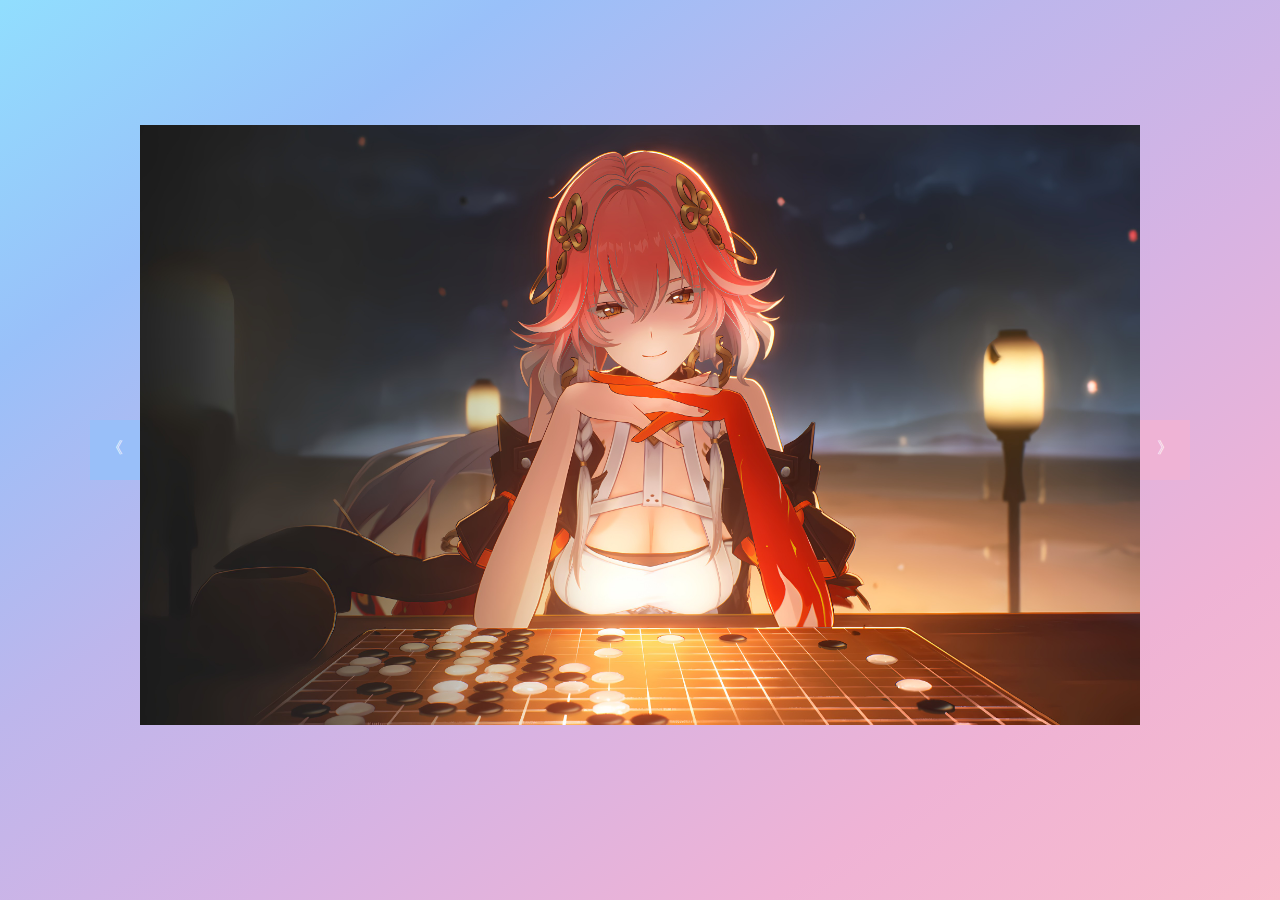
<file: carousel/index.html>
<!--没有做响应式设计，实现了轮播功能，点击序号切换功能，悬停在图片上时，停止轮播-->
<!DOCTYPE html>
<html lang="zh">

<head>
    <meta charset="UTF-8">
    <meta name="viewport" content="width=device-width, initial-scale=1.0">
    <title>美观的轮播图</title>
    <link href="styles.css" rel="stylesheet">

</head>

<body>
    <div class="prev">《</div>
    <div class="container">
        <ul class="imglist">
            <li><img src="image1.jpg" alt="长离"></li>
            <li><img src="image2.jpg" alt="今汐"></li>
            <li><img src="image3.jpg" alt="守岸人"></li>
            <li><img src="image4.jpg" alt="折纸"></li>
            <li><img src="image1.jpg" alt="长离"></li>
        </ul>
        <ul id="icolist">
            <li>1</li>
            <li>2</li>
            <li>3</li>
            <li>4</li>
        </ul>


    </div>

    <div class="next">》</div>

    <script src="style.js"> </script>
</body>
</file>
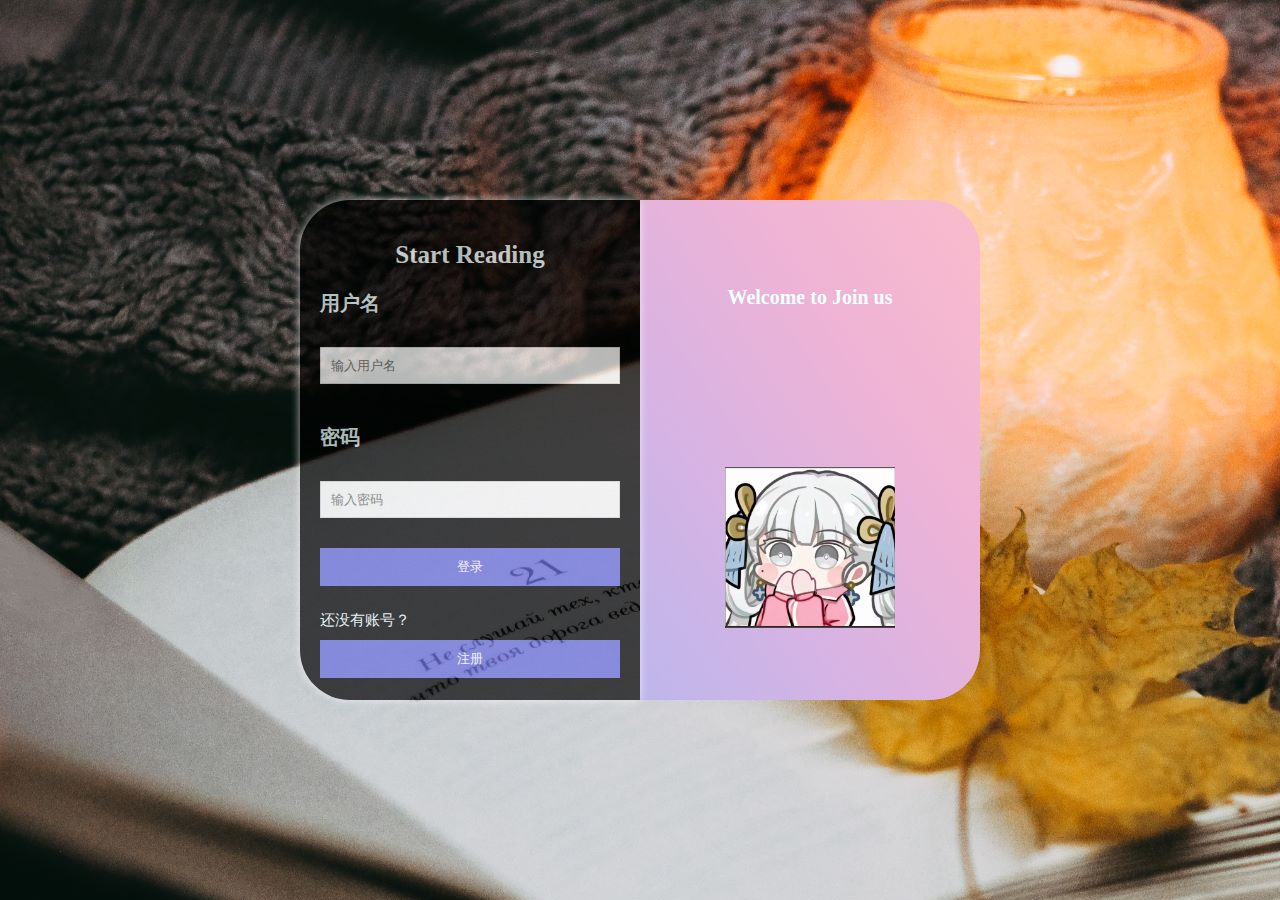
<file: third-work/index.html>
<!DOCTYPE html>
<html lang="en-US">

<head>
    <meta charset="UTF-8">
    <meta name="viewport" content="width=device-width, initial-scale=1.0">
    <title>盒子布局示例</title>
    <link href="style2.css" rel="stylesheet">
</head>

<body>
    <div class="big-box">
        <div class="small-box">
            <h2>Start Reading </h2>
            <form id="loginForm">
                <label for="loginUsername">
                    <p class="bold">用户名</p>
                </label>
                <input type="text" placeholder="输入用户名" id="loginUsername" required>

                <label for="loginPassword">
                    <p class="bold">密码</p>
                </label>
                <input type="password" placeholder="输入密码" id="loginPassword" required>

                <button type="submit">登录</button>
                <p class="low">还没有账号？ <button type="button" id="left">注册</button></a></p>
            </form>
        </div>

        <div class="small-box">
            <h2>Let's Start</h2>
            <form id="registerForm">
                <label for="regUsername">
                    <p class="bold">用户名</p>
                </label>
                <input type="text" placeholder="输入用户名" id="regUsername" required>

                <label for="regPassword">
                    <p class="bold">密码</p>
                </label>
                <input type="password" placeholder="输入密码" id="regPassword" required>

                <button type="submit">注册</button>
                <p class="low">已有账号？ <button type="button" id="right">登录</button></p>
            </form>
        </div>

        <div class="small-box">
            <h1>Looking Forward for You</h1>
            <img src="left.jpg">
        </div>

        <div class="small-box">
            <h1>Welcome to Join us</h1>
            <img src="right.jpg">
        </div>
        <div id="message"></div>

    </div>
    <script src="style.js"></script>

</html>
</file>
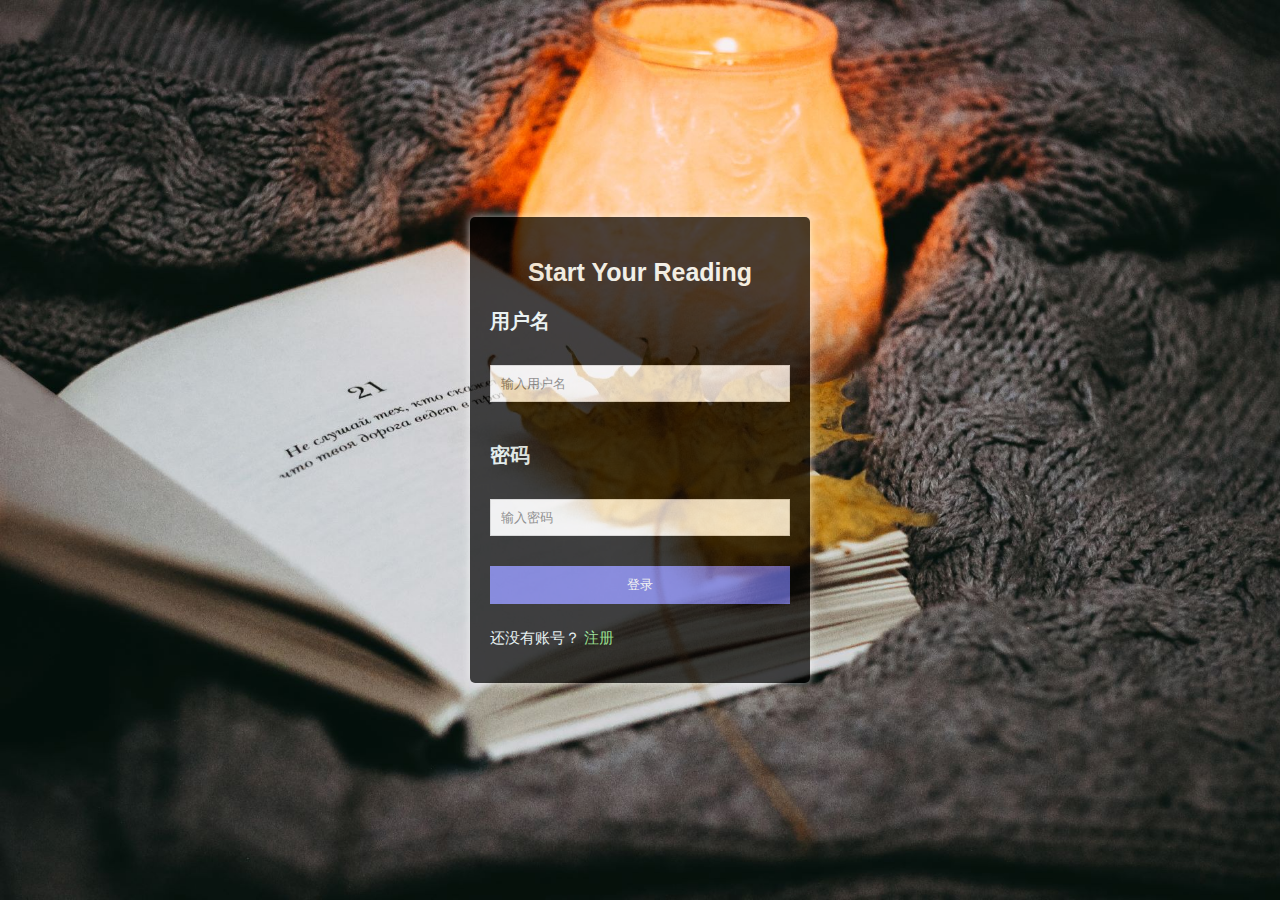
<file: first-work/log-in.html>
<!DOCTYPE html>
<html lang="zh">
<head>
    <meta charset="UTF-8">
    <meta name="viewport" content="width=device-width, initial-scale=1.0">
    <title>登录</title>
    <link href="style.css" rel="stylesheet">
</head>
<body class="background-image">
    <div class="container">
        <h2>Start Your Reading </h2>
        <form action="/submit-login" method="post">
            <label for="username"><p class="bold">用户名</p></label>
            <input type="text" placeholder="输入用户名" name="username" required>

            <label for="password"><p class="bold">密码</p></label>
            <input type="password" placeholder="输入密码" name="password" required>

            <button type="submit">登录</button>
            <p class="low">还没有账号？ <a href="register.html">注册</a></p>
        </form>
    </div>
</body>
</html>
</file>
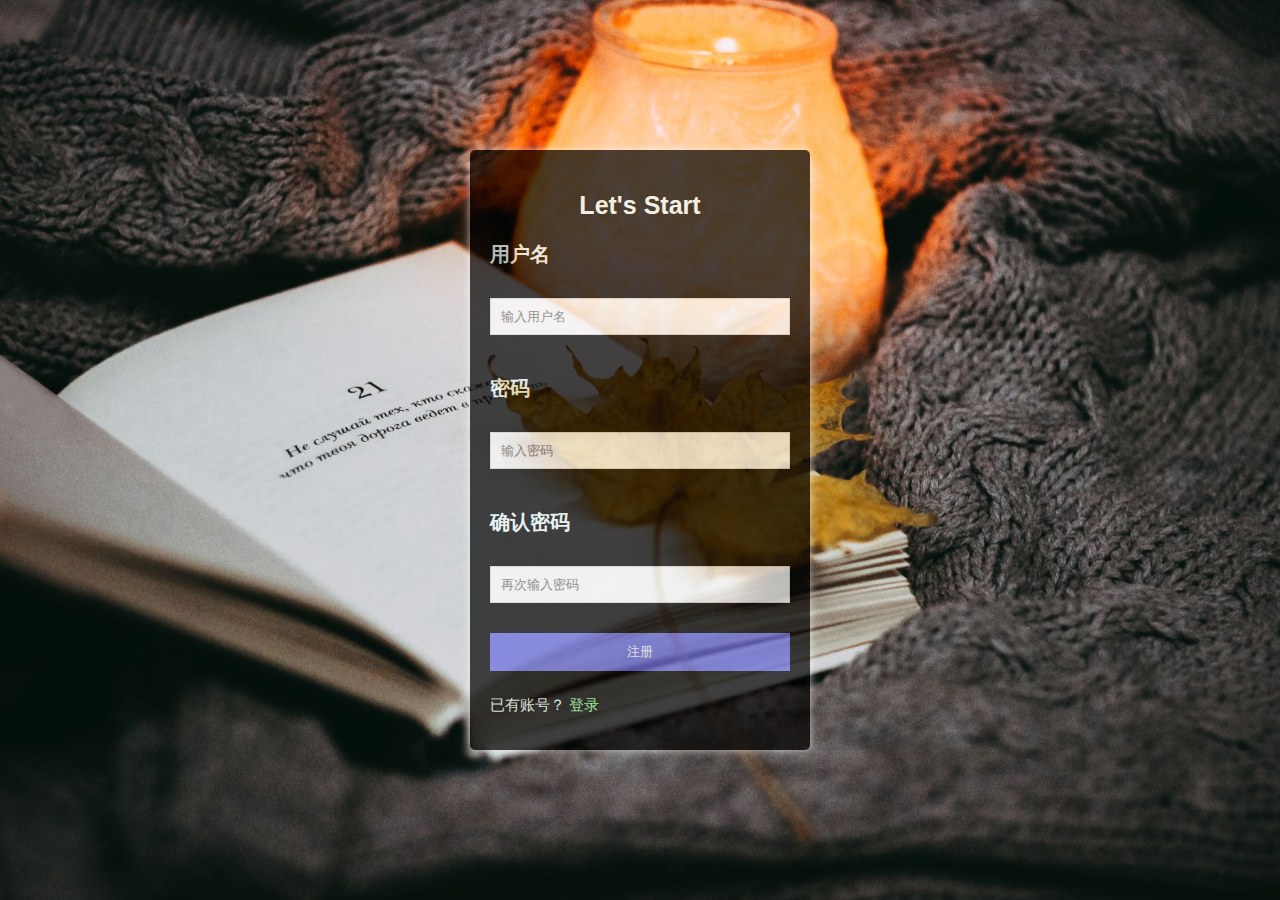
<file: first-work/register.html>
<!DOCTYPE html>
<html lang="zh">
<head>
    <meta charset="UTF-8">
    <meta name="viewport" content="width=device-width, initial-scale=1.0">
    <title>注册</title>
    <link href="style.css"  rel="stylesheet">
</head>
<body class="background-image">
    <div class="container">
        <h2>Let's Start</h2>
        <form action="/submit-register" method="post">
            <label for="username"><p class="bold">用户名</p></label>
            <input type="text" placeholder="输入用户名" name="username" required>

            <label for="password"><p class="bold">密码</p></label>
            <input type="password" placeholder="输入密码" name="password" required>

            <label for="confirm_password"><p class="bold">确认密码</p></label>
            <input type="password" placeholder="再次输入密码" name="confirm_password" required>

            <button type="submit">注册</button>
            <p class="low">已有账号？ <a href="log-in.html">登录</a></p>
        </form>
    </div>
</body>
</html>
</file>
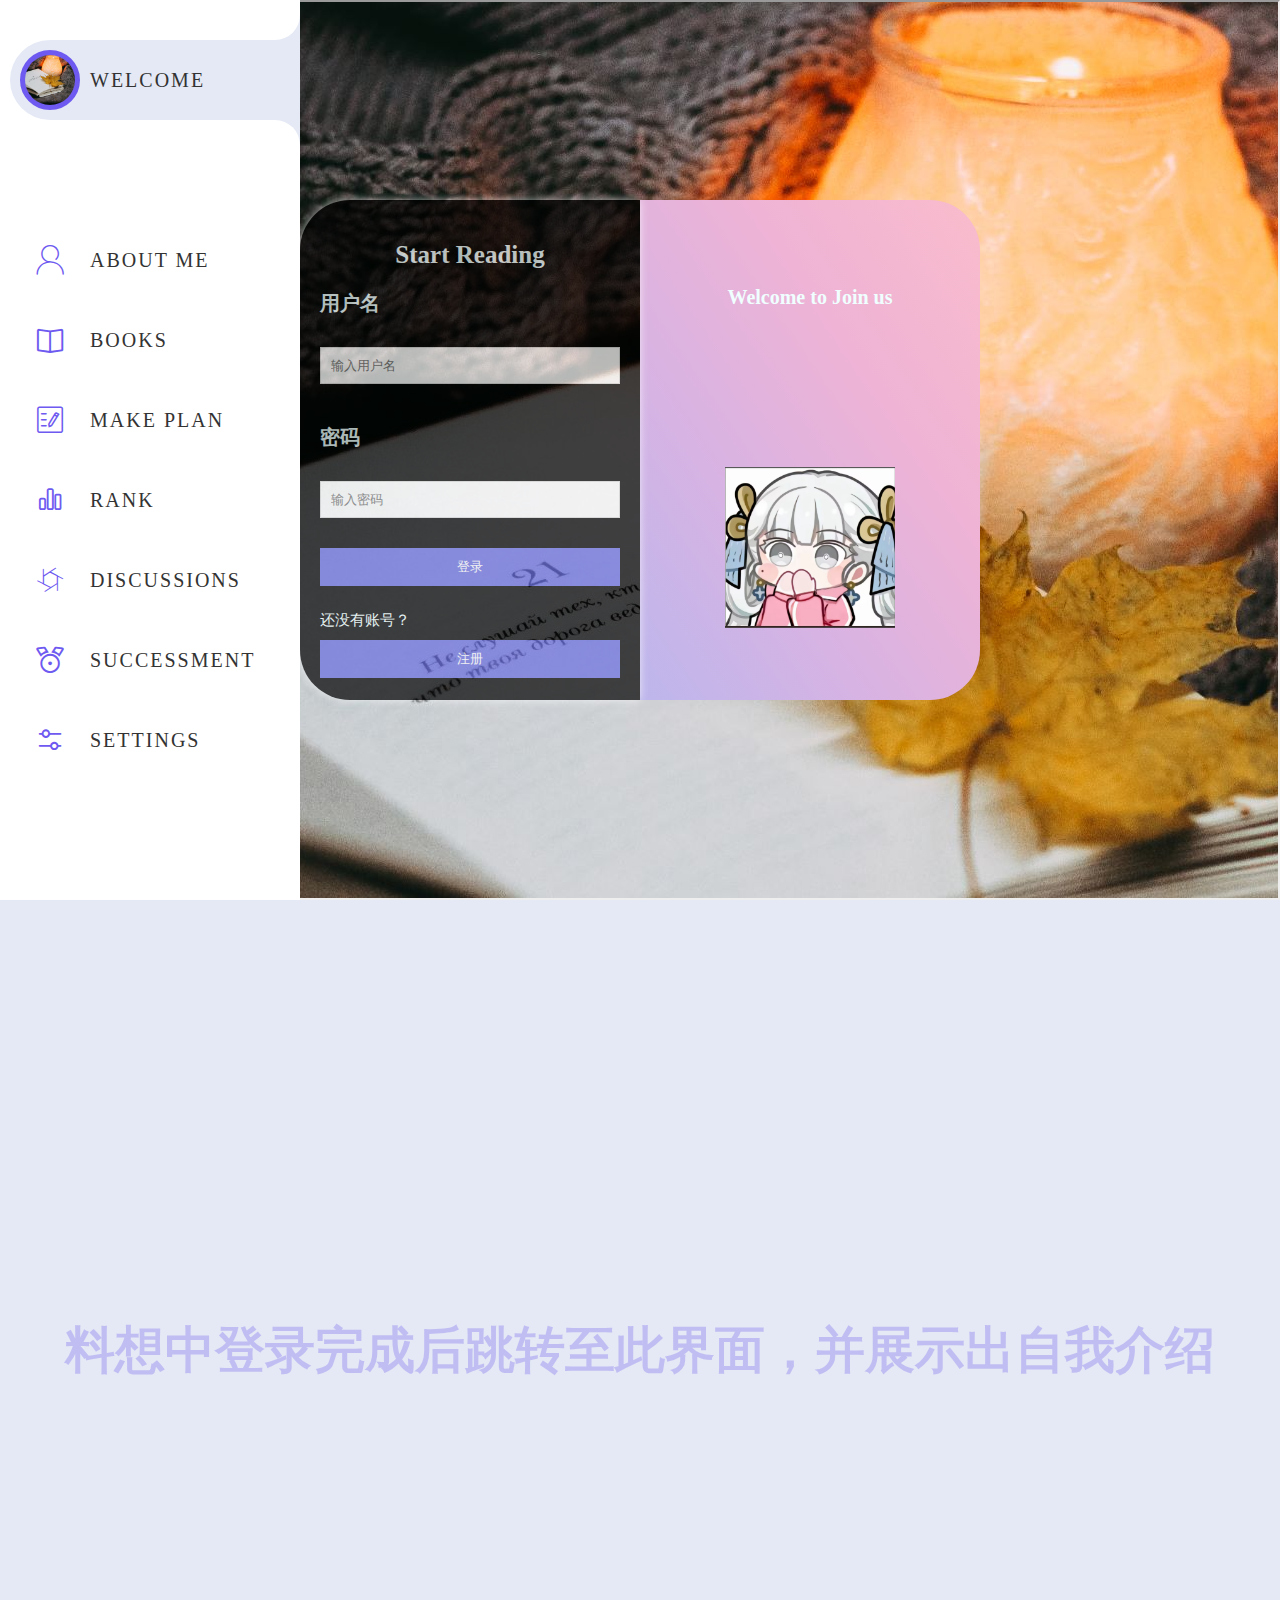
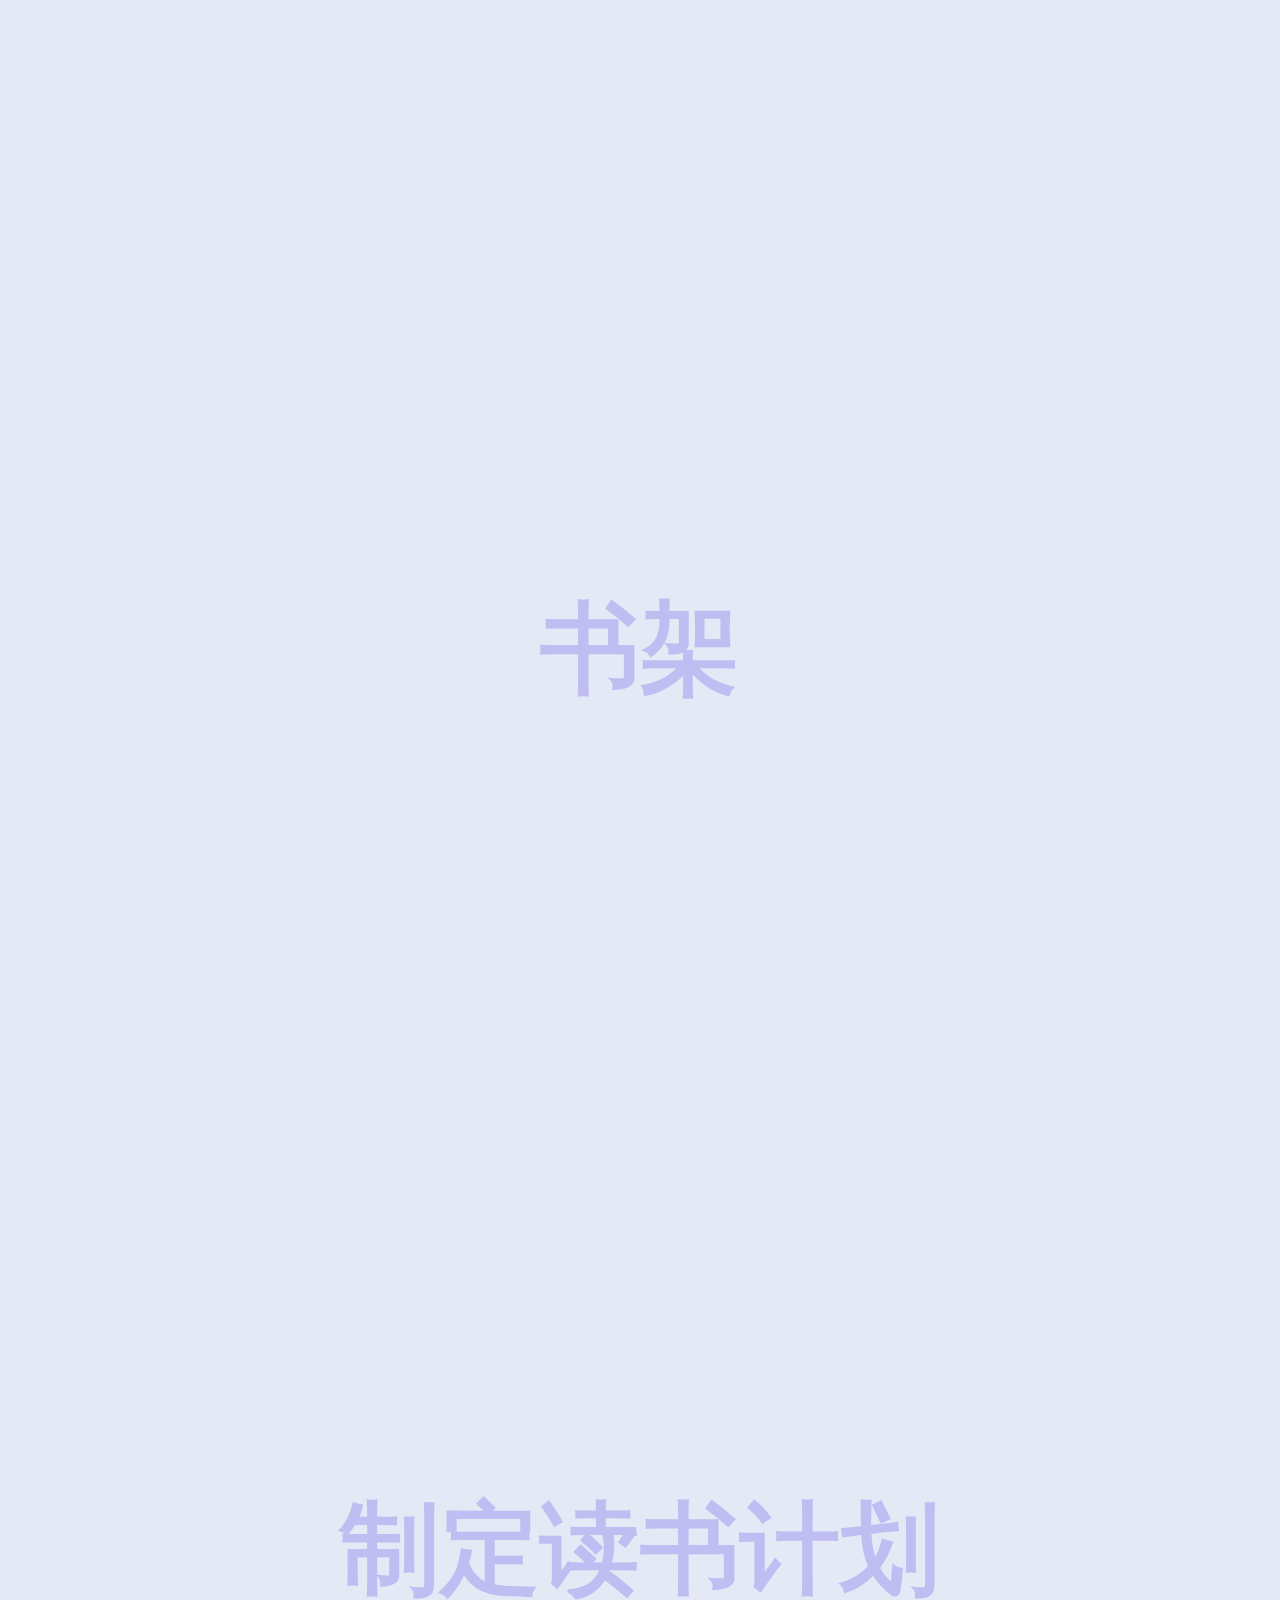
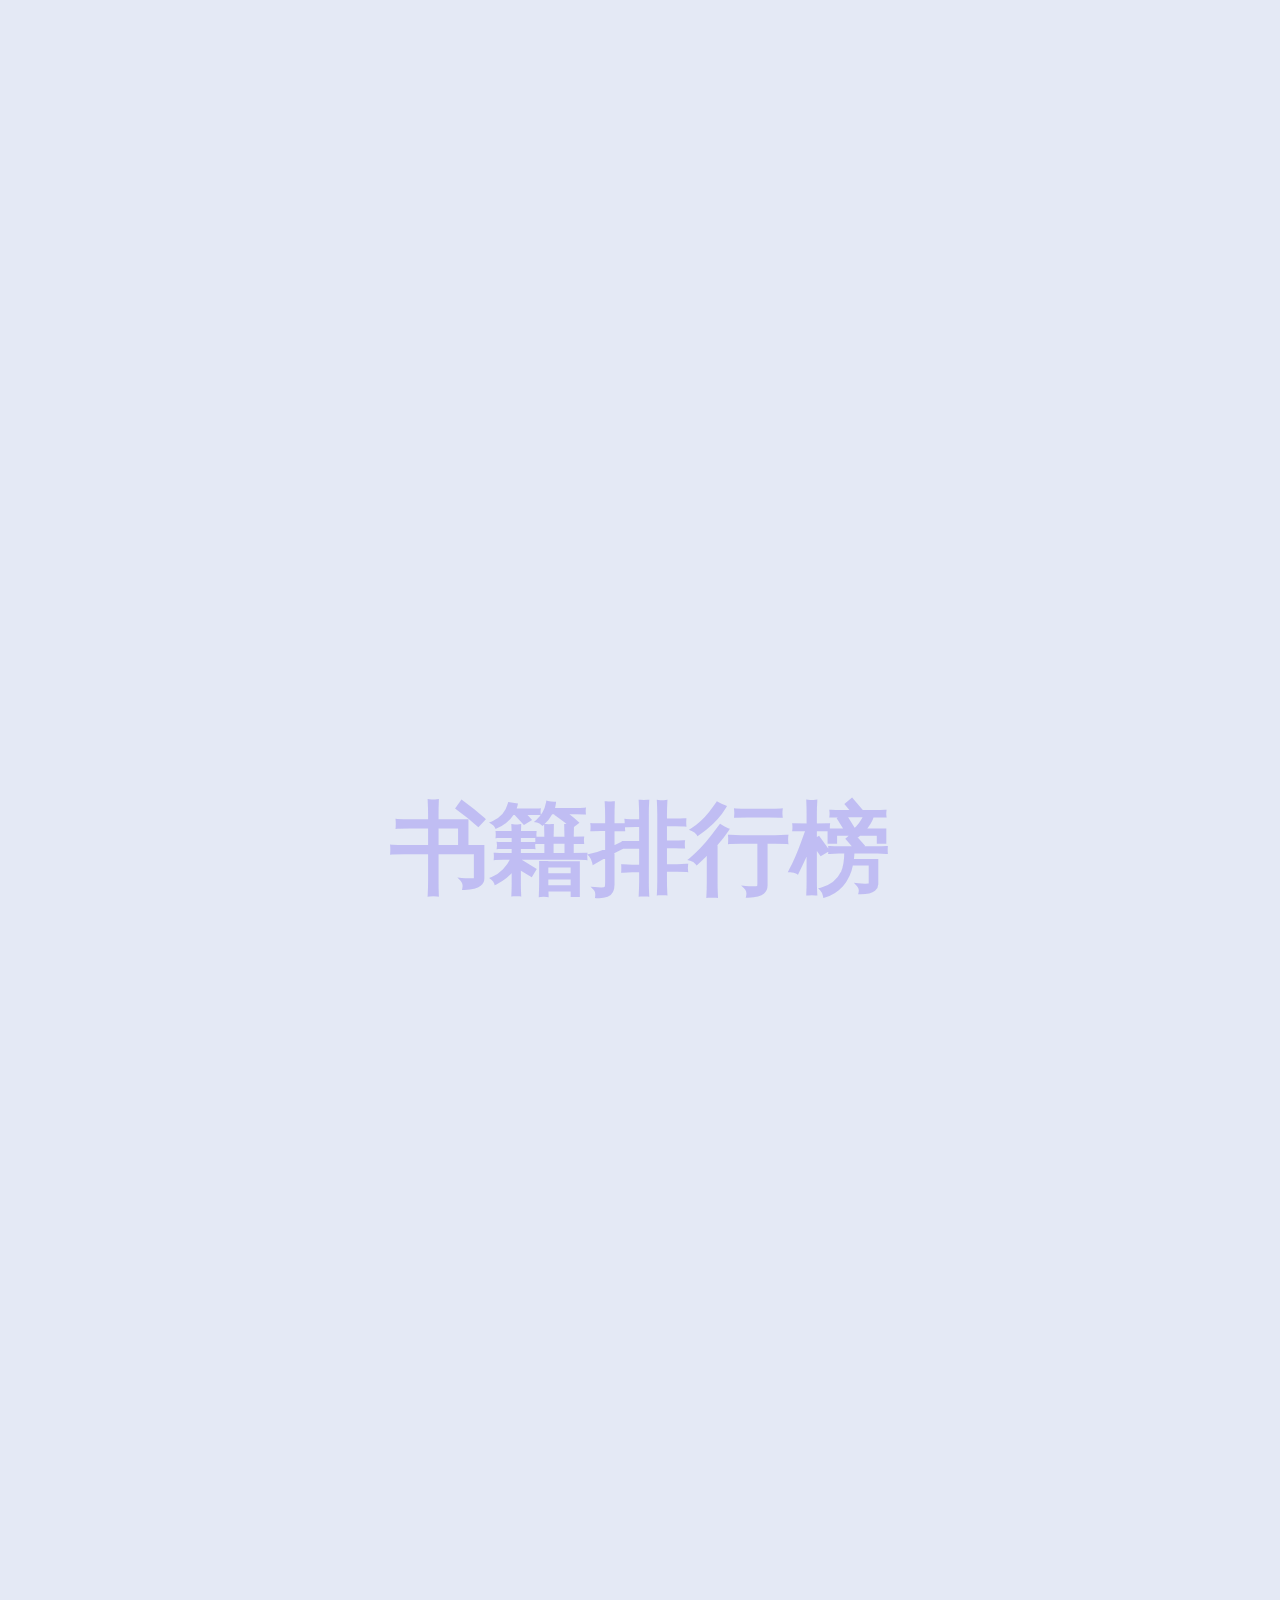
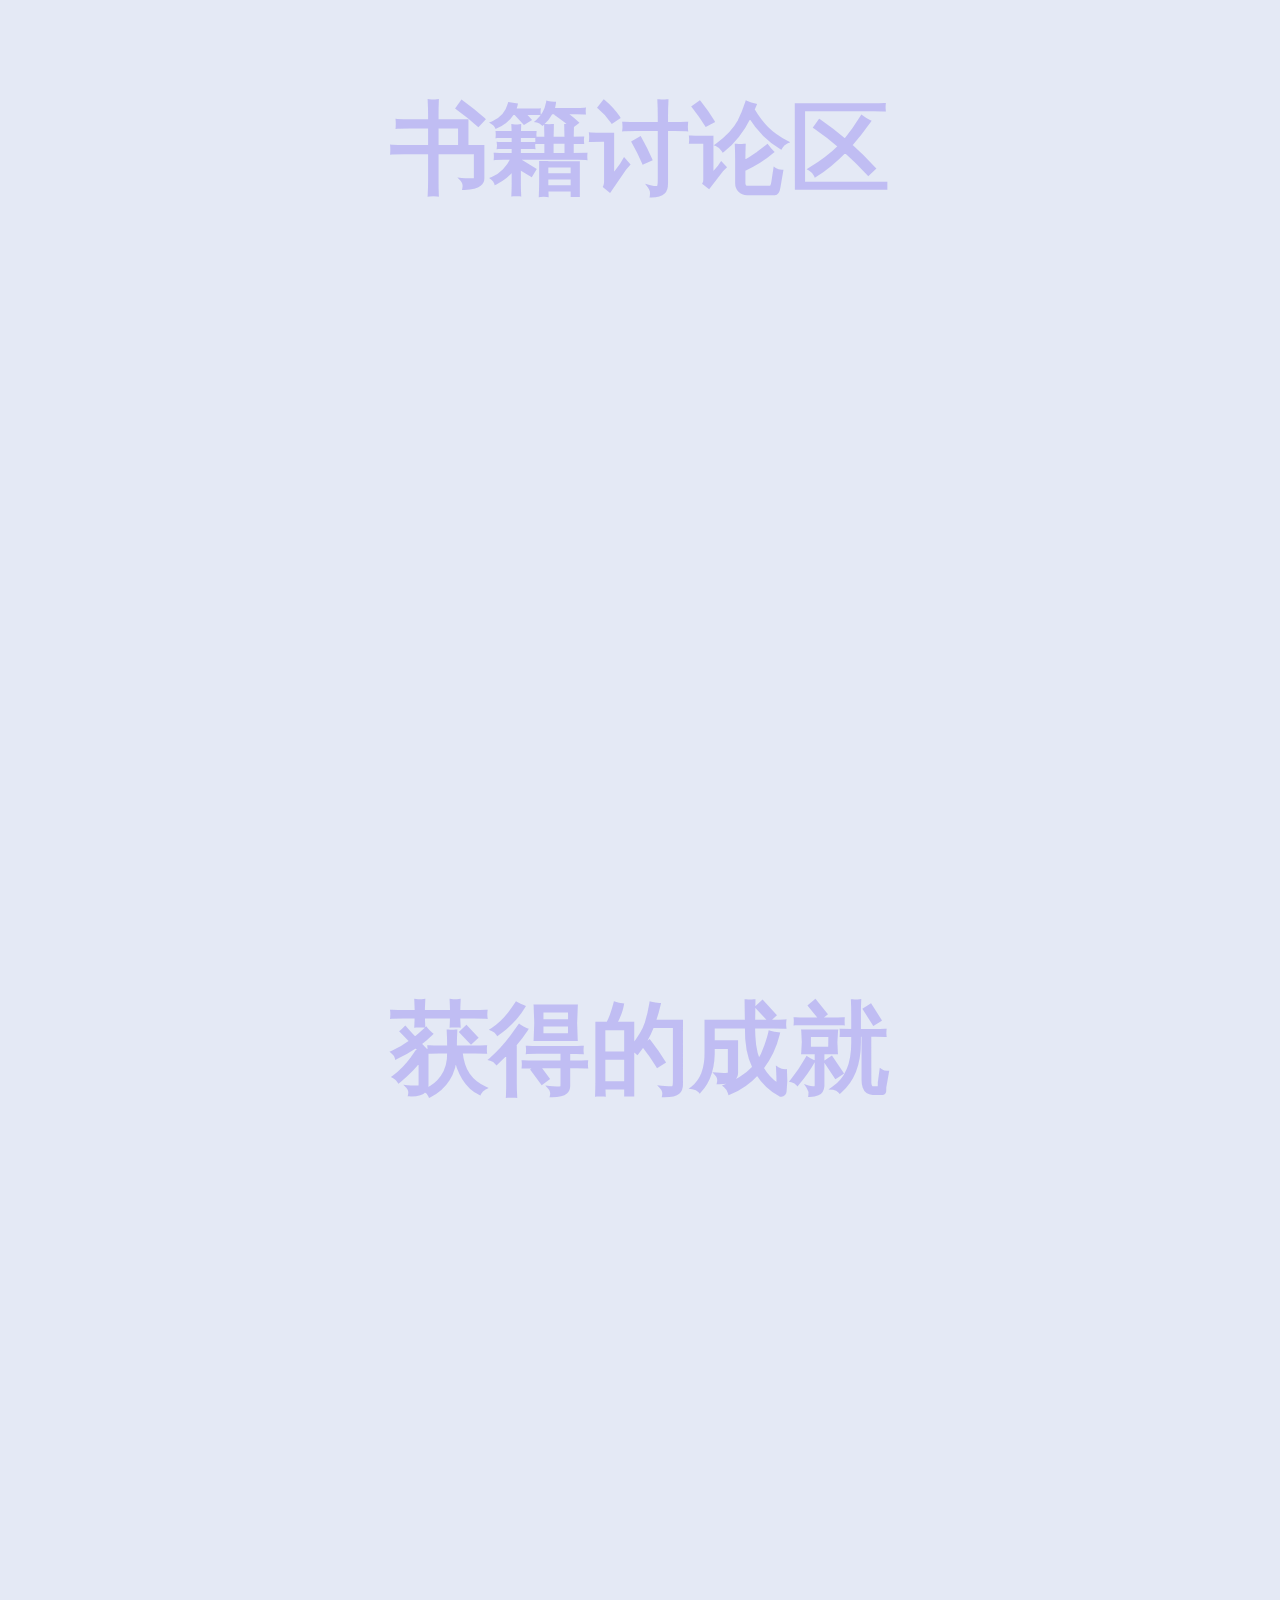
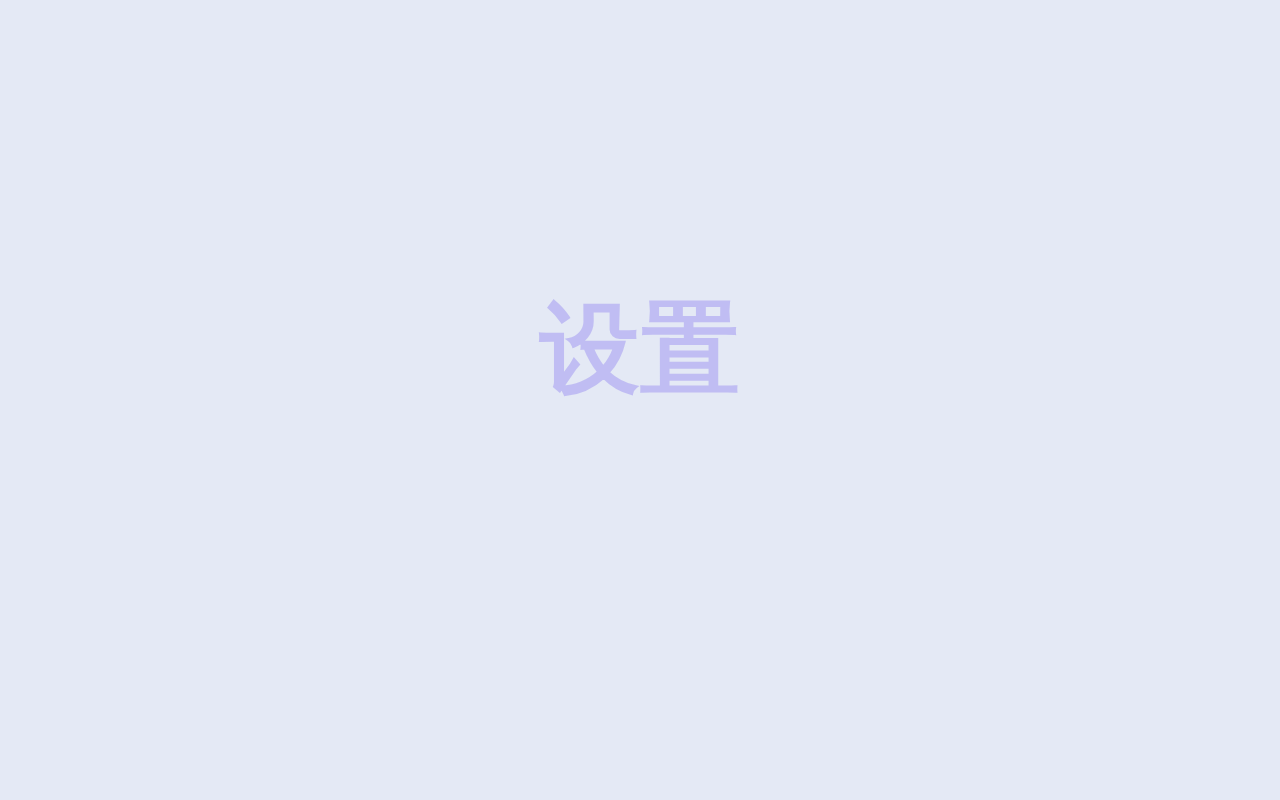
<file: four-work/daohang.html>
<!DOCTYPE html>
<html lang="zh">

<head>
    <meta charset="UTF-8">
    <meta name="viewport" content="width=device-width, initial-scale=1.0">
    <title>一个涵盖自我介绍的书城</title>
    <link rel="stylesheet" href="font/iconfont.css">
    <style>
        * {
            margin: 0;
            padding: 0;
            box-sizing: border-box;
            list-style: none;
            text-decoration: none;
        }

        body {
            background: #e4e9f5;
        }

        section {
            position: relative;
            width: 100%;
            height: 100vh;
            display: flex;
            justify-content: center;
            align-items: center;
            font: 900 100px '';
            color: rgba(110, 90, 240, 0.3);
            background: #e4e9f5;
        }

        .shell {
            position: fixed;
            width: 84px;
            height: 100%;
            background: #fff;
            z-index: 9999;
            transition: width 0.5s;
            padding-left: 10px;
            overflow: hidden;
        }

        .shell:hover {
            width: 300px;
        }

        .imageBox {
            position: relative;
            width: 50px;
            height: 50px;
            border-radius: 50%;
            overflow: hidden;
        }

        .imageBox img {
            width: 100%;
            height: 100%;
            object-fit: cover;
        }

        .shell ul {
            position: relative;
            height: 100vh;
        }

        .shell ul li {
            position: relative;
            padding: 5px;
        }

        /*左上，左下圆角*/
        .active {
            background: #e4e9f5;
            border-top-left-radius: 50px;
            border-bottom-left-radius: 50px;
        }

        /*右上与右下借助前一项与后一项来实现*/
        .active::before {
            content: "";
            position: absolute;
            top: -30px;
            right: 0;
            width: 30px;
            height: 30px;
            border-bottom-right-radius: 25px;
            box-shadow: 5px 5px 0 5px #e4e9f5;
            background: transparent;
        }

        .active::after {
            content: "";
            position: absolute;
            bottom: -30px;
            right: 0;
            width: 30px;
            height: 30px;
            border-top-right-radius: 25px;
            box-shadow: 5px -5px 0 5px #e4e9f5;
            background: transparent;
        }

        #logo {
            margin: 40px 0 100px 0;
        }

        .shell ul li a {
            position: relative;
            display: flex;
            white-space: nowrap;
        }

        .icon {
            position: relative;
            display: flex;
            justify-content: center;
            align-items: center;
            min-width: 60px;
            padding-left: 10px;
            height: 70px;
            color: #333;
            transition: 0.5s;
            color: rgb(110, 90, 240);
        }

        .icon i {
            font-size: 30px;
            z-index: 999;
        }

        .text {
            position: relative;
            height: 70px;
            display: flex;
            align-items: center;
            font-size: 20px;
            color: #333;
            padding-left: 15px;
            text-transform: uppercase;
            letter-spacing: 2px;
            transition: 0.5s;
        }

        .shell ul li:hover a .icon,
        .shell ul li:hover a .text {
            color: #ffa117;
        }

        .active a .icon::before {
            content: "";
            position: absolute;
            inset: 5px;
            width: 60px;
            background: #fff;
            border-radius: 50%;
            transition: 0.5s;
            border: 7px solid rgb(110, 90, 240);
            box-sizing: border-box;
        }

        p {
            font-size: 50px;
        }
    </style>
</head>

<body>
    <div class="shell">
        <ul class="nav">
            <li class="active" id="logo">
                <a href="#login">
                    <div class="icon">
                        <div class="imageBox">
                            <img src="third-work/book-2.jpg" alt="">
                        </div>
                    </div>
                    <div class="text">WELCOME</div>
                </a>
            </li>


            <li>
                <a href="#me">
                    <div class="icon">
                        <i class="iconfont icon-me"></i>
                    </div>
                    <div class="text">About Me</div>
                </a>
            </li>

            <li>
                <a href="#book">
                    <div class="icon">
                        <i class="iconfont icon-shu"></i>
                    </div>
                    <div class="text">Books</div>
                </a>
            </li>

            <li>
                <a href="#plan">
                    <div class="icon">
                        <i class="iconfont icon-wodejihua"></i>
                    </div>
                    <div class="text">make plan</div>
                </a>
            </li>

            <li>
                <a href="#rank">
                    <div class="icon">
                        <i class="iconfont icon-a-paihangbang1"></i>
                    </div>
                    <div class="text">Rank</div>
                </a>
            </li>

            <li>
                <a href="#discussion">
                    <div class="icon">
                        <i class="iconfont icon-pengyouquan"></i>
                    </div>
                    <div class="text">discussions</div>
                </a>
            </li>



            <li>
                <a href="#successment">
                    <div class="icon">
                        <i class="iconfont icon-wodechengjiu"></i>
                    </div>
                    <div class="text">successment</div>
                </a>
            </li>

            <li>
                <a href="#settings">
                    <div class="icon">
                        <i class="iconfont icon-shezhi"></i>
                    </div>
                    <div class="text">settings</div>
                </a>
            </li>
        </ul>
    </div>

    <section id="login">
        <iframe id="inlineFrameExample" title="Inline Frame Example" width="100%" height="100%"
            src="third-work/index.html">
        </iframe>
    </section>

    <section id="me">
        <p>料想中登录完成后跳转至此界面，并展示出自我介绍</p>
    </section>
    <section id="book">书架</section>
    <section id="plan">制定读书计划</section>
    <section id="rank">书籍排行榜</section>
    <section id="discussion">书籍讨论区</section>
    <section id="successment">获得的成就</section>
    <section id="settings">设置</section>
</body>

<script>
    let nav = document.querySelectorAll(".nav li");
    //先移除所以actve，再为被点击项添加
    function activeLink() {
        nav.forEach((item) => item.classList.remove("active"));
        this.classList.add("active");
    }
    nav.forEach((item) => item.addEventListener("click", activeLink));
</script>
</file>
<file: carousel/styles.css>
body {
    display: flex;
    justify-content: center;
    align-items: center;
    height: 100vh;
    margin: 0;
    background-image: linear-gradient(to bottom right,
            #91defe, #99c0f9, #bdb6ec, #d7b3e3, #efb3d5, #f9bccc);
}

* {
    margin: 0;
    padding: 0;
    text-decoration: none;
    list-style: none;
}

.prev {
    background: #99bff9;
    width: 50px;
    height: 60px;
    color: white;
    text-align: center;
    line-height: 55px;
    padding: right 10px;
    /*position: absolute;
    left: 15px;
    top: 45%;*/
    cursor: pointer;
}

.next {
    background: #efb3d5;
    width: 50px;
    height: 60px;
    color: white;
    text-align: center;
    line-height: 55px;
    /*position: absolute;
    right: 55px;
    top: 45%;*/
    cursor: pointer;
}

.container {
    width: 1000px;
    height: 650px;
    /*6520=600+50,50为底部按钮余留都空间*/
    overflow: hidden;

}

/*#imglist {
    width:5000px;
    height: 600px;
}

#imglist img {
    width: 1000px;
    height: 600px;
}

#imglist li {
    float: left;
}*/


.imglist {
    width: 5000px;
    height: 600px;
}

.imglist img {
    width: 1000px;
    height: 600px;
}

.imglist li {
    float: left;
}

#icolist {
    display: flex;
    align-items: center;
    justify-content: center;

}

#icolist li {
    width: 40px;
    height: 40px;
    border-radius: 50%;
    background-color: #99c0f9;
    text-align: center;
    justify-items: center;
    color: white;
}
</file>
<file: third-work/style2.css>
html {
    font-size: 10px;
}

body {
    display: flex;
    justify-content: center;
    align-items: center;
    height: 100vh;
    margin: 0;
    background-image: url(book-2.jpg);
    overflow: hidden;
}

.big-box {
    position: relative;
    width: 680px;
    height: 500px;
    /*border: 2px solid #000;*/
    display: flex;
    flex-wrap: wrap;
}

h2 {
    font-size: 2.5rem;
    text-align: center;
}

label {
    display: block;
    margin-top: 1rem;
}

p {
    font-size: 2rem;
}

.bold {
    font-weight: bold;
}

input[type="text"],
input[type="password"] {
    width: 100%;
    padding: 1rem;
    margin: 1rem 0 2rem 0;
    display: inline-block;
    border: 0.1rem solid gainsboro;
    box-sizing: border-box;
}

button {
    background-color: #6b6fe1;
    color: white;
    padding: 1rem 2rem;
    margin: 1rem 0;
    border: none;
    width: 100%;
}

/*提交时给出反应*/
button:hover {
    opacity: 0.5;
}

.low {
    font-size: 1.5rem;
}

a {
    color: palegreen;
    text-decoration: none;
}

input:focus::placeholder {
    opacity: 0;
}





.small-box {
    width: 50%;
    height: 100%;
    box-sizing: border-box;
    color: azure;

}

.small-box:nth-child(1) {
    background-color: black;
    opacity: 0.7;
    transition: opacity 1s ease-in-out;
    /* 设置过渡效果 */
    padding: 2rem;
    border-radius: 5rem 0px 0px 5rem;
    box-shadow: 0 0 1rem white;
    z-index: 1;
}

.small-box:nth-child(2) {
    background-color: black;
    opacity: 0;
    transition: opacity 1s ease-in-out;
    /* 设置过渡效果 */
    padding: 2rem;
    border-radius: 0.5rem;
    box-shadow: 0 0 1rem white;
    z-index: 1;
    border-radius: 0px 5rem 5rem 0px;
}

.small-box img {
    width: 50%;
    height: auto;
    /* 保持宽高比 */
}


/* 调整小盒子3和小盒子4的位置 */
.small-box:nth-child(3) {
    background-color: gray;
    opacity: 0;
    transition: opacity 1s ease-in-out;
    /* 设置过渡效果 */
    z-index: 0;
    position: absolute;
    border-radius: 5rem 0px 0px 5rem;
    top: 0;
    left: 0;
    display: grid;
    text-align: center;
    place-items: center;
    background-image: linear-gradient(to bottom right,
            #91defe, #99c0f9, #bdb6ec, #d7b3e3);
}

.small-box:nth-child(4) {
    background-color: gray;
    opacity: 1;
    transition: opacity 1s ease-in-out;
    /* 设置过渡效果 */
    z-index: 0;
    position: absolute;
    border-radius: 0px 5rem 5rem 0px;
    top: 0;
    right: 0;
    display: grid;
    text-align: center;
    place-items: center;
    background-image: linear-gradient(to top right,
            #bdb6ec, #d7b3e3, #efb3d5, #f9bccc);
}
</file>
<file: first-work/style.css>
html{
    font-size: 10px;
}

/* 设置背景图片，响应式*/
.background-image{
    margin: 0;
    padding: 0;
    background-image: url(book-2.jpg);
    width: 100%;
    height: 100vh;
    background-size:cover;
    background-repeat: no-repeat;
}

/*居中*/
body {
    font-family: Arial, sans-serif;
    display: flex;
    justify-content: center;
    align-items: center;
    height: 100vh;
    margin: 0;
}

.container {
    background-color: black;
    opacity: 0.7;
    padding: 2rem;
    border-radius: 0.5rem;
    box-shadow: 0 0 1rem white;
    width: 300px;
    color: azure;
}

h2 {
    font-size: 2.5rem;
    text-align: center;
}

label {
    display: block;
    margin-top: 1rem;
}

p{
    font-size: 2rem;
}

.bold{
    font-weight: bold;
}


input[type="text"], input[type="password"] {
    width: 100%;
    padding: 1rem;
    margin: 1rem 0 2rem 0;
    display: inline-block;
    border: 0.1rem solid gainsboro;
    box-sizing: border-box;
}

button {
    background-color: #6b6fe1;
    color: white;
    padding: 1rem 2rem;
    margin: 1rem 0;
    border: none;
    width: 100%;
}

/*提交时给出反应*/
button:hover {
    opacity: 0.5;
}

.low{
    font-size: 1.5rem;
}

a {
    color: palegreen;
    text-decoration: none;
}
</file>
<file: four-work/font/iconfont.css>
@font-face {
  font-family: "iconfont"; /* Project id  */
  src: url('iconfont.ttf?t=1730029138818') format('truetype');
}

.iconfont {
  font-family: "iconfont" !important;
  font-size: 16px;
  font-style: normal;
  -webkit-font-smoothing: antialiased;
  -moz-osx-font-smoothing: grayscale;
}

.icon-me:before {
  content: "\e610";
}

.icon-wodejihua:before {
  content: "\e695";
}

.icon-pengyouquan:before {
  content: "\e61f";
}

.icon-shezhi:before {
  content: "\e6a9";
}

.icon-shu:before {
  content: "\e626";
}

.icon-wodechengjiu:before {
  content: "\e62f";
}

.icon-a-paihangbang1:before {
  content: "\e604";
}
</file>
